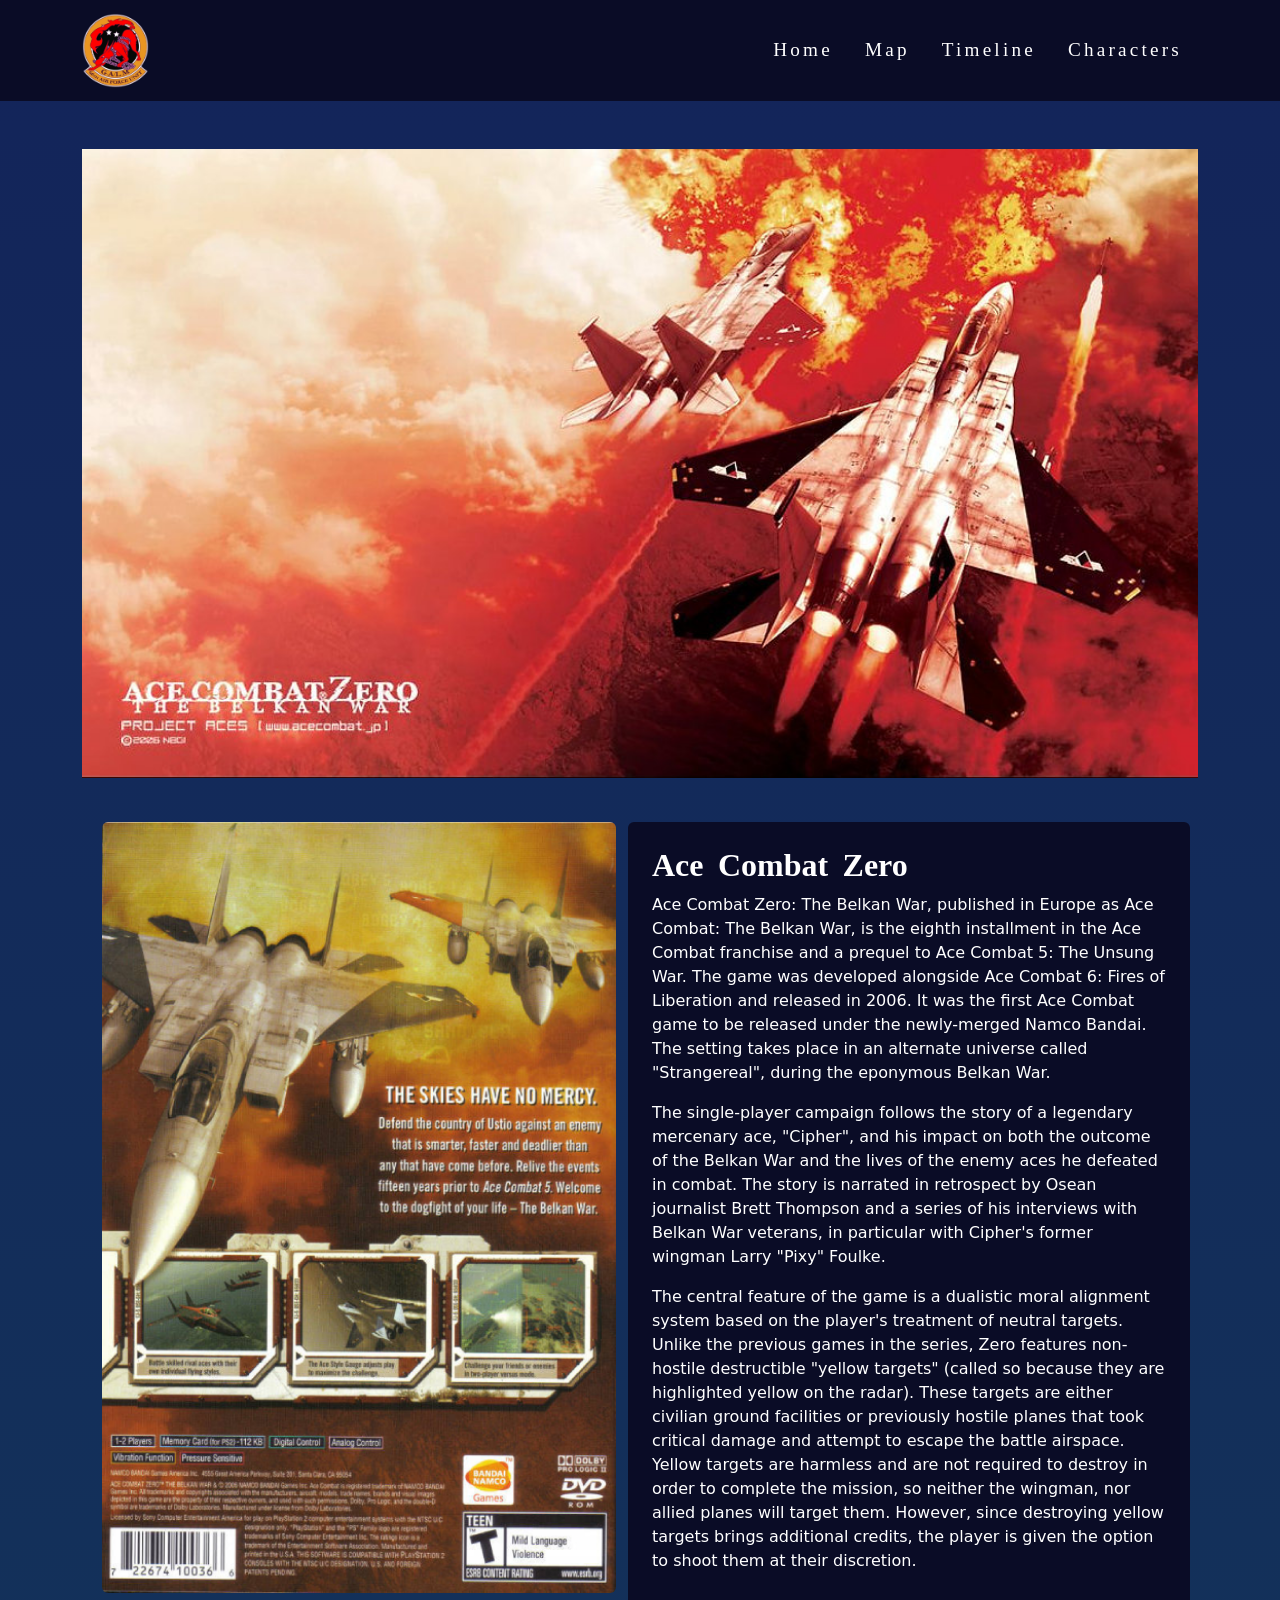
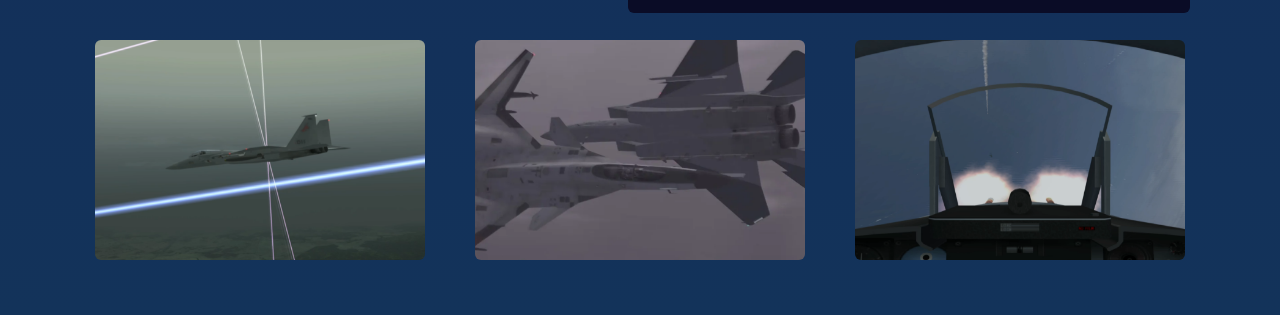
<file: index.html>
<!DOCTYPE html>
<html lang="en">
    <head>
        <meta charset="utf-8">
        <meta name="viewport" content="width=device-width, initial-scale=1.0">
        <title>Homepage</title>
        <link rel="stylesheet" href="styles.css">
        <link rel="stylesheet" href="css/bootstrap.css">
        <script defer src="js/bootstrap.bundle.min.js"></script>

    </head>
    
    <body>

    <!-- Navigation -->
   <nav class="navbar navbar-expand-sm navbar-dark mb-4" style="background-color:#0A0C26;">
    <div class="container">
     <a class="navbar-brand">
        <img src="images/Galm1.webp" alt="Logo" height="75px">
     </a>
      <button class="navbar-toggler" type="button" data-bs-toggle="collapse" data-bs-target="#navbarNav" aria-controls="navbarSupportedContent" aria-expanded="false" aria-label="Toggle navigation">
        <span class="navbar-toggler-icon"></span>
      </button>
      <div class="collapse navbar-collapse" id="navbarNav">
        <ul class="navbar-nav ms-auto">
          <li class="nav-item">
            <a class="nav-link active text-white" href="index.html">Home</a>
          </li>
          <li class="nav-item">
            <a class="nav-link active text-white" href="map.html">Map</a>
          </li>
          <li class="nav-item">
            <a class="nav-link active text-white" href="timeline.html">Timeline</a>
          </li>
          <li class="nav-item">
            <a class="nav-link active text-white" href="characters.html">Characters</a>
          </li>
        </ul>
      </div>
    </div>
  </nav>
        
        <div class="container"> 
        <!-- Banner/Hero -->
            <div class="row mt-3">
                <img class="img-fluid rounded my-4" src="images/Banner.jpg" alt="Ace Combat Zero Cover Art">
            </div>
            
            
                <div class="row mx-2 my-1">
                    <!-- Side Image -->
                    <aside class="col my-3">
                        <img class="img-fluid rounded" src="images/SideImage2.png" alt="Ace Combat Zero Cover Art" width="100%">
                        <!-- <img class="side-image" src="images/SideImage2.png" alt="Ace Combat Zero Cover Art"> -->
                    </aside>
                    
                    <!-- Game Description -->
                    <main class="col-lg my-3 text-white rounded p-4" style="background-color: #0A0C26;">
                            <h2 class="fw-bold">
                            Ace Combat Zero
                            </h2>
                            <p>
                                Ace Combat Zero: The Belkan War, published in Europe as Ace Combat: The Belkan War, is the eighth installment 
                                in the Ace Combat franchise and a prequel to Ace Combat 5: The Unsung War. 
                                The game was developed alongside Ace Combat 6: Fires of Liberation and released in 2006.
                                It was the first Ace Combat game to be released under the newly-merged Namco Bandai. 
                                The setting takes place in an alternate universe called "Strangereal", during the eponymous Belkan War. 
                            </p>
                            
                            <p>
                                The single-player campaign follows the story of a legendary mercenary ace, "Cipher", 
                                and his impact on both the outcome of the Belkan War and the lives of the enemy aces he defeated in combat. 
                                The story is narrated in retrospect by Osean journalist Brett Thompson and a series of his interviews with Belkan War veterans, 
                                in particular with Cipher's former wingman Larry "Pixy" Foulke. 
                            </p>
                            
                            <p>The central feature of the game is a dualistic moral alignment system based on the player's treatment of neutral targets. 
                                Unlike the previous games in the series, Zero features non-hostile destructible "yellow targets" (called so because they 
                                are highlighted yellow on the radar). These targets are either civilian ground facilities or previously hostile planes that 
                                took critical damage and attempt to escape the battle airspace. Yellow targets are harmless and are not required to destroy 
                                in order to complete the mission, so neither the wingman, nor allied planes will target them. However, since destroying yellow 
                                targets brings additional credits, the player is given the option to shoot them at their discretion.
                            </p>
                    </main>
                </div>
           

                <!-- Game screenshots -->
                
                <div class="row mb-5">
                    <div class="col-lg">
                        <button type="button" class="btn" data-bs-toggle="modal" data-bs-target="#ModalScreenshot1">
                            <img class="img-fluid rounded" src="images/Icon1.png" alt="Jet flying through railgun lasers">
                        </button>
                    </div>
                    <div class="col-lg">
                        <button type="button" class="btn" data-bs-toggle="modal" data-bs-target="#ModalScreenshot2">
                            <img class="img-fluid rounded" src="images/Icon2.png" alt="Two jets dueling one another">
                        </button>
                    </div>
                    <div class="col-lg">
                        <button type="button" class="btn" data-bs-toggle="modal" data-bs-target="#ModalScreenshot3">
                            <img class="img-fluid rounded" src="images/Icon3.png" alt="Cockpit view of jet in combat">
                        </button>
                    </div>
                </div>

                <!-- Modal -->

                <div class="modal fade" id="ModalScreenshot1" tabindex="-1" aria-labelledby="ModalScreenshot1Label" aria-hidden="true">
                    <div class="modal-dialog modal-dialog-centered modal-lg">
                        <div class="modal-content bg-transparent">
                            <img class="icon1" src="images/Icon1.png" alt="Jet flying through railgun lasers">
                            <div class="modal-footer">
                                <button type="button" class="btn btn-secondary" data-bs-dismiss="modal">Close</button>
                            </div>
                        </div>
                    </div>
                </div>

                <div class="modal fade" id="ModalScreenshot2" tabindex="-1" aria-labelledby="ModalScreenshot2Label" aria-hidden="true">
                    <div class="modal-dialog modal-dialog-centered modal-lg">
                        <div class="modal-content bg-transparent">
                            <img class="icon2" src="images/Icon2.png" alt="Two jets dueling one another">
                            <div class="modal-footer">
                                <button type="button" class="btn btn-secondary" data-bs-dismiss="modal">Close</button>
                            </div>
                        </div>
                    </div>
                </div>

                 <div class="modal fade" id="ModalScreenshot3" tabindex="-1" aria-labelledby="ModalScreenshot3label" aria-hidden="true">
                    <div class="modal-dialog modal-dialog-centered modal-lg">
                        <div class="modal-content bg-transparent">
                            <img class="icon3" src="images/Icon3.png" alt="Cockpit view of jet in combat">
                            <div class="modal-footer">
                                <button type="button" class="btn btn-secondary" data-bs-dismiss="modal">Close</button>
                            </div>
                        </div>
                    </div>
                </div>               
        </div>
    <script src="https://cdn.jsdelivr.net/npm/bootstrap@5.3.8/dist/js/bootstrap.bundle.min.js" integrity="sha384-FKyoEForCGlyvwx9Hj09JcYn3nv7wiPVlz7YYwJrWVcXK/BmnVDxM+D2scQbITxI" crossorigin="anonymous"></script>
    </body>
</html>
</file>
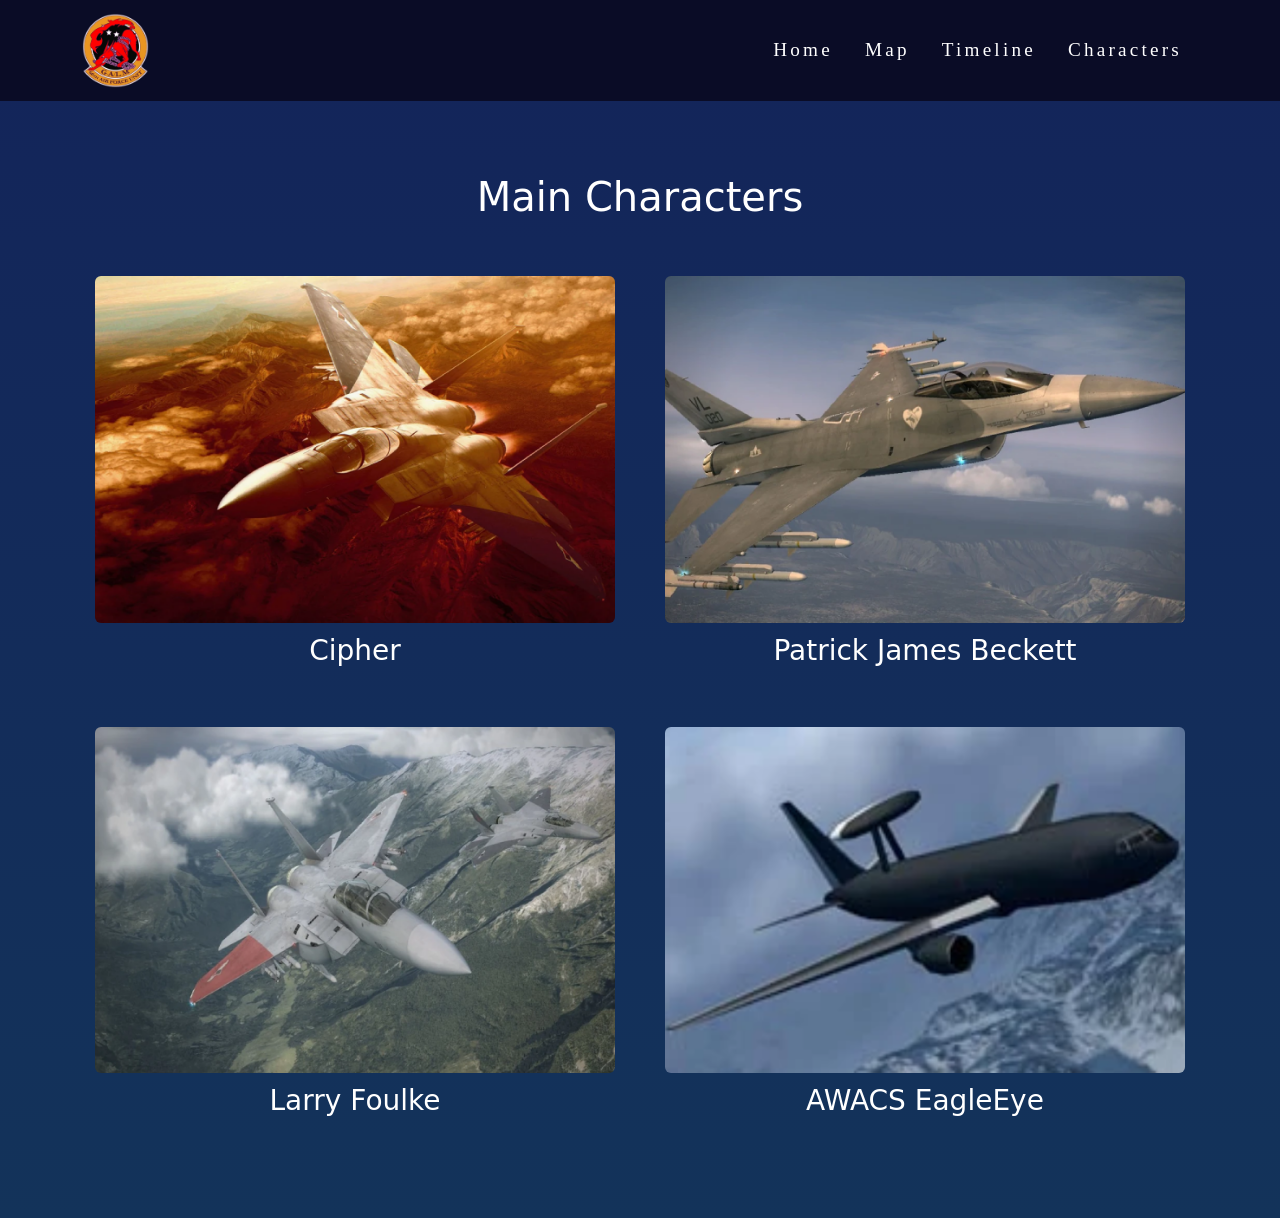
<file: characters.html>
<!DOCTYPE html>
<html lang="en">
    <head>
        <meta charset="utf-8">
        <meta name="viewport" content="width=device-width, initial-scale=1.0">
        <title>Characters</title>
        <link rel="stylesheet" href="styles.css">
        <link rel="stylesheet" href="css/bootstrap.css">
        <script defer src="js/bootstrap.bundle.min.js"></script>
    </head>
    
    <body class="text-white">
        
   <nav class="navbar navbar-expand-sm navbar-dark mb-4" style="background-color:#0A0C26;">
    <div class="container">
     <a class="navbar-brand">
        <img src="images/Galm1.webp" alt="Logo" height="75px">
     </a>
      <button class="navbar-toggler" type="button" data-bs-toggle="collapse" data-bs-target="#navbarNav" aria-controls="navbarSupportedContent" aria-expanded="false" aria-label="Toggle navigation">
        <span class="navbar-toggler-icon"></span>
      </button>
      <div class="collapse navbar-collapse" id="navbarNav">
        <ul class="navbar-nav ms-auto">
          <li class="nav-item">
            <a class="nav-link active text-white" href="index.html">Home</a>
          </li>
          <li class="nav-item">
            <a class="nav-link active text-white" href="map.html">Map</a>
          </li>
          <li class="nav-item">
            <a class="nav-link active text-white" href="timeline.html">Timeline</a>
          </li>
          <li class="nav-item">
            <a class="nav-link active text-white" href="characters.html">Characters</a>
          </li>
        </ul>
      </div>
    </div>
  </nav>

        <div class="container">
       

            <!-- Main Characters Images  -->
 
            <div class="row mb-5 d-flex justify-content-center">
                <h1 class="row justify-content-center my-5">Main Characters</h1>

                <div class="col-lg text-center">
                        <button type="button" class="btn" data-bs-toggle="modal" data-bs-target="#ModalCipher">
                            <img class="img-fluid rounded" src="images/Characters/Cipher.png" alt="Cipher's Jet">
                        </button>
                        <figcaption class="fs-3 fw-medium mb-5">Cipher</figcaption>
                
                        <button type="button" class="btn" data-bs-toggle="modal" data-bs-target="#ModalLarry">
                            <img class="img-fluid rounded" src="images/Characters/Larry.png" alt="Larry Foulke Portrait">
                        </button>
                        <figcaption class="fs-3 fw-medium mb-5">Larry Foulke</figcaption>
                </div>

                <div class="col-lg text-center">
                        <button type="button" class="btn" data-bs-toggle="modal" data-bs-target="#ModalPJ">
                            <img class="img-fluid rounded" src="images/Characters/PJ.png" alt="PJ's Jet">
                        </button>
                        <figcaption class="fs-3 fw-medium mb-5">Patrick James Beckett</figcaption>
                    
                        <button type="button" class="btn" data-bs-toggle="modal" data-bs-target="#ModalEagle">
                            <img class="img-fluid rounded" src="images/Characters/EagleEye.png" alt="Eagle Eye's AWACS Plane">
                        </button>
                        <figcaption class="fs-3 fw-medium mb-5">AWACS EagleEye</figcaption>
                </div>
            </div>

                
                <div class="modal fade" id="ModalCipher" tabindex="-1" aria-labelledby="ModalCipherLabel" aria-hidden="true">
                    <div class="modal-dialog modal-dialog-centered modal-lg">
                        <div class="modal-content">
                            <div class="modal-body">
                            <p>Cipher was a mercenary pilot employed by the Ustio Air Force's 6th Air Division. 
                                He was the flight leader of Galm Team and primarily led the squadron during the Belkan War of 1995.
                                Cipher is the player character in Ace Combat Zero: The Belkan War. His signature aircraft is the F-15C Eagle.
                            </p>
                            <p>
                                Cipher is well known for having an extraordinarily high number of kills, 
                                which earned him the nickname "Demon Lord of the Round Table".
                            </p>
                            <figure class="text-center">
                                <img class="img-fluid" src="images/Characters/Cipher2.webp" alt="Cipher's Jet dodging a missle">
                            </figure>
                            </div>
                            <div class="modal-footer">
                                <button type="button" class="btn btn-secondary" data-bs-dismiss="modal">
                                    Close
                                </button>
                            </div>
                        </div>
                    </div>
                </div>

                <div class="modal fade" id="ModalLarry" tabindex="-1" aria-labelledby="ModalLarryLabel" aria-hidden="true">
                    <div class="modal-dialog modal-dialog-centered modal-lg">
                        <div class="modal-content">
                            <div class="modal-body">
                                <p>
                                    Second Lieutenant Larry Foulke, callsign Pixy and nicknamed "Solo Wing", 
                                    was a Belkan mercenary pilot employed by Ustio during the Belkan War. He is best
                                     known for his service as Galm Team's number two and later as a member of the paramilitary 
                                     terrorist organization A World With No Boundaries.
                                </p>
                                <p>
                                    Foulke was an experienced pilot whose skills were well known among his fellow mercenaries. 
                                    He was deeply affected by the ravages inflicted on both sides during the war; 
                                    after witnessing the seven nuclear detonations on June 6, 1995, he went AWOL and 
                                    defected to A World With No Boundaries.
                                </p>
                                <p>
                                    Foulke was shot down over the Avalon Dam facility during his final encounter with his former wingman 
                                    and flight leader, Cipher. Although injured, he survived the confrontation and later 
                                    returned to mercenary service on battlefields around the world.
                                </p>
                            <figure class="text-center">
                                <img class="img-fluid" src="images/Characters/Larry2.webp" alt="Larry holding a rifle">
                            </figure>
                            </div>
                            <div class="modal-footer">
                                <button type="button" class="btn btn-secondary" data-bs-dismiss="modal">
                                    Close
                                </button>
                            </div>
                        </div>
                    </div>
                </div>

                <div class="modal fade" id="ModalPJ" tabindex="-1" aria-labelledby="ModalPJLabel" aria-hidden="true">
                    <div class="modal-dialog modal-dialog-centered modal-lg">
                        <div class="modal-content">
                            <div class="modal-body">
                            <p>Second Lieutenant Patrick James Beckett, TAC name and common nickname PJ, was an Osean mercenary pilot 
                            who served in the Belkan War. He was originally assigned to the Ustio Air Force 6th Air Division's Crow Team; 
                            however, following Operation Ravage, he was officially transferred to the Galm Team.As part of Galm Team, 
                            PJ flew under the position of "Galm 2" with Cipher as his flight lead.</p> 
                            <p>He was killed by Larry Foulke on December 31, 1995 over the Avalon 
                            Dam during Operation Point Blank.</p>
                            <figure class="text-center">    
                                <img class="img-fluid" src="images/Characters/PJ2.png" alt="PJ's F-16">
                            </figure>
                            </div>
                            <div class="modal-footer">
                                <button type="button" class="btn btn-secondary" data-bs-dismiss="modal">
                                    Close
                                </button>
                            </div>
                        </div>
                    </div>
                </div>

                <div class="modal fade" id="ModalEagle" tabindex="-1" aria-labelledby="ModalEagleLabel" aria-hidden="true">
                    <div class="modal-dialog modal-dialog-centered modal-lg">
                        <div class="modal-content">
                            <div class="modal-body">
                                <p>
                                    AWACS Eagle Eye was the callsign of an Ustio Air Force AWACS during and after the Belkan War. 
                                    As an AWACS, Eagle Eye's primary role was providing tactical data analysis and logistical support to other Ustian aircraft. 
                                    Throughout the war, he accompanied and supported units of the UAF's mercenary division, in particular Galm Team.
                                </p>
                                <p>
                                    Eagle Eye's tactical support for Galm Team, in particular for the pilot Cipher, contributed to the end of the Belkan War and for
                                    Cipher's high kill count. 
                                </p>
                            <figure class="text-center">
                                <img class="img-fluid" src="images/Characters/EagleEye2.png" alt="AWACS EagleEye">
                            </figure>
                            </div>
                            <div class="modal-footer">
                                <button type="button" class="btn btn-secondary" data-bs-dismiss="modal">
                                    Close
                                </button>
                            </div>
                        </div>
                    </div>
                </div>



        </div>         
    </body>
</html>
</file>
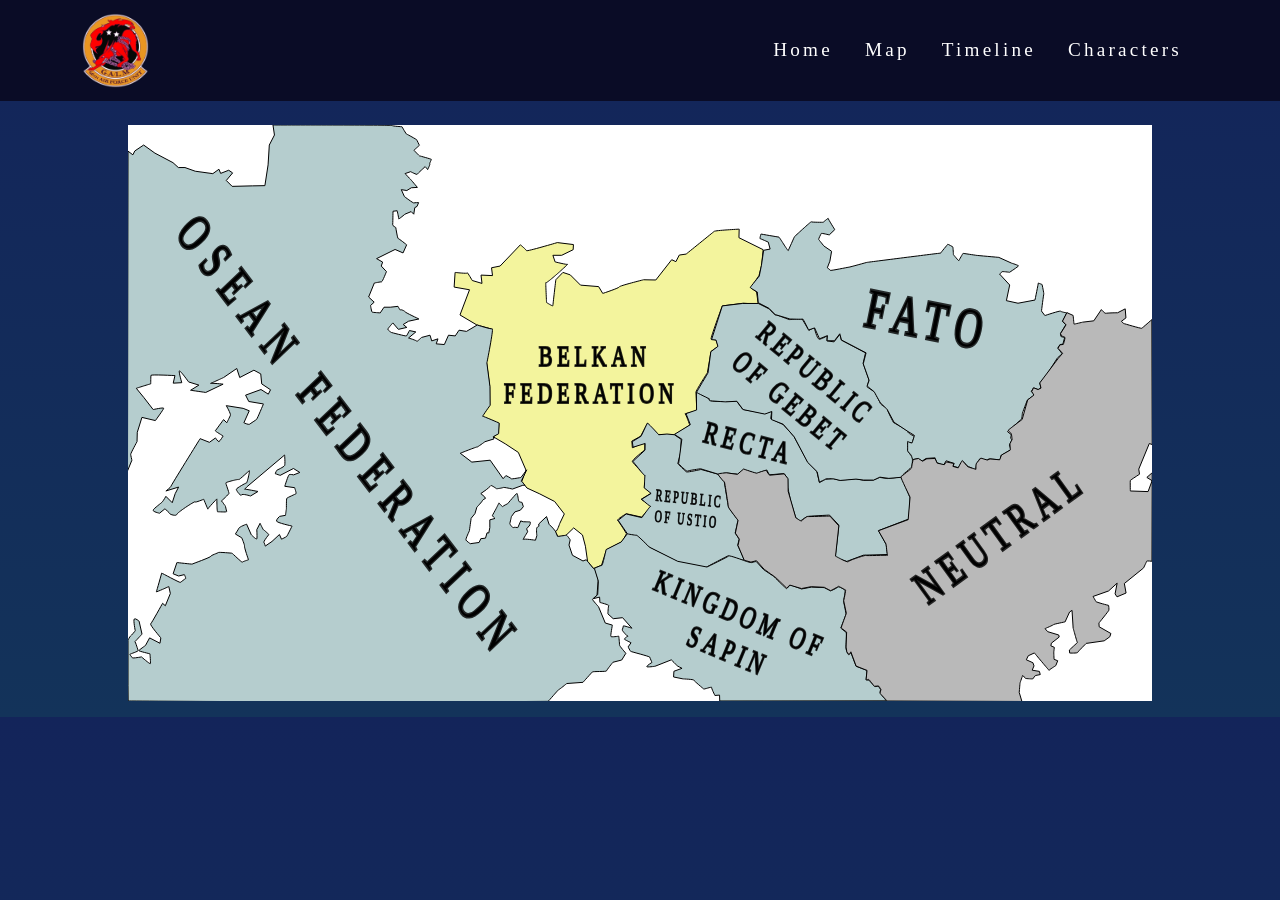
<file: map.html>
<!DOCTYPE html>
<html lang="en">
    <head>
        <meta charset="utf-8">
        <meta name="viewport" content="width=device-width, initial-scale=1.0">
        <title>Map</title>
        <link rel="stylesheet" href="styles.css">
        <link rel="stylesheet" href="css/bootstrap.css">
        <script defer src="js/bootstrap.bundle.min.js"></script>
    </head>
    
    <body class="text-white">
        
   <nav class="navbar navbar-expand-sm navbar-dark mb-4" style="background-color:#0A0C26;">
    <div class="container">
     <a class="navbar-brand">
        <img src="images/Galm1.webp" alt="Logo" height="75px">
     </a>
      <button class="navbar-toggler" type="button" data-bs-toggle="collapse" data-bs-target="#navbarNav" aria-controls="navbarSupportedContent" aria-expanded="false" aria-label="Toggle navigation">
        <span class="navbar-toggler-icon"></span>
      </button>
      <div class="collapse navbar-collapse" id="navbarNav">
        <ul class="navbar-nav ms-auto">
          <li class="nav-item">
            <a class="nav-link active text-white" href="index.html">Home</a>
          </li>
          <li class="nav-item">
            <a class="nav-link active text-white" href="map.html">Map</a>
          </li>
          <li class="nav-item">
            <a class="nav-link active text-white" href="timeline.html">Timeline</a>
          </li>
          <li class="nav-item">
            <a class="nav-link active text-white" href="characters.html">Characters</a>
          </li>
        </ul>
      </div>
    </div>
  </nav>
        
        <div class="container">
  

            <main class="container">
                <div class="row text-center">
                    <figure>
                        <img class="img-fluid" src="images/BelkanWarMap.svg" usemap="#MapTest">
                    </figure>
                    <!-- Interactable Map Coords -->
                    <map name="MapTest">
                         <!-- Belka -->
                        <area shape="poly" data-bs-toggle="modal" data-bs-target="#BelkaModal" 
                        coords="460,435,467,444,473,439,479,423,499,409,488,396,499,391,512,391,522,382,512,374,522,370,516,363,516,354,505,340,517,323,505,321,504,314,516,310,519,298,531,307,544,310,560,299,556,287,568,285,569,267,583,226,589,216,593,180,630,178,623,161,634,126,612,113,612,103,549,135,472,168,439,150,425,181,416,177,417,159,437,139,428,138,426,128,443,123,428,118,394,123,368,142,353,153,327,147,323,160,339,165,332,187,364,203,363,278,355,287,372,296,367,311,391,329,396,343,396,360,427,376,436,391,427,403,440,411,447,405,456,411,459,425" 
                        title="Belka" href="">
                        <!-- Osea -->
                        <area shape="poly" data-bs-toggle="modal" data-bs-target="#OseaModal" 
                        coords="344,199,364,206,364,279,355,293,372,299,367,309,388,329,396,349,397,360,428,378,435,387,428,403,440,409,459,435,468,451,466,471,484,500,494,529,422,575,0,575,2,513,150,392,151,338,48,391,24,386,125,286,112,255,64,263,23,255,35,283,3,343,3,28,104,50,136,59,148,1,270,1,300,35,245,185,291,196,316,208,333,205" 
                        title="Osea" href="">
                        <!-- FATO -->
                        <area shape="poly" data-bs-toggle="modal" data-bs-target="#FATOModal" 
                        coords="634,109,655,116,660,126,676,98,702,97,694,113,704,123,702,143,802,130,822,120,831,137,872,133,891,143,878,154,880,174,906,174,912,160,917,187,936,187,935,227,897,281,882,323,852,333,830,342,784,335,787,309,767,298,752,278,739,264,735,242,736,227,712,211,700,216,674,195,647,189,631,179,622,163,632,151,634,126" 
                        title="FATO" href="">
                         <!-- Gebet -->
                        <area shape="poly" data-bs-toggle="modal" data-bs-target="#GebetModal" 
                        coords="627,176,645,188,663,194,675,193,681,203,689,212,704,216,710,209,719,219,738,228,735,236,739,257,750,275,762,297,783,310,778,318,783,332,773,350,751,354,715,354,691,357,688,346,677,336,655,300,643,292,643,285,630,287,615,283,608,274,582,275,567,266,579,246,582,226,590,221,582,212,592,181,611,177" 
                        title="Gebet" href="">
                         <!-- Recta -->
                        <area shape="poly" data-bs-toggle="modal" data-bs-target="#RectaModal" 
                        coords="567,268,567,285,556,289,556,299,544,308,553,315,550,333,559,348,586,347,607,348,617,343,629,346,637,344,653,348,661,372,670,396,701,389,710,398,706,427,720,437,737,431,761,429,752,405,778,391,780,373,772,353,742,355,719,354,693,356,682,342,665,315,655,297,644,294,614,283,581,274" 
                        title="Recta" href="">
                         <!-- Ustio -->
                        <area shape="poly" data-bs-toggle="modal" data-bs-target="#UstioModal" 
                        coords="549,339,558,346,570,343,590,348,596,360,602,388,607,408,614,434,596,431,580,442,548,436,521,422,506,409,498,407,490,395,498,388,510,392,523,383,512,375,524,367,516,362,514,349,506,338,516,325,515,318,503,320,516,300,530,307,546,309,553,314,552,325" 
                        title="Ustio" href="">
                         <!-- Sapin -->
                        <area shape="poly" data-bs-toggle="modal" data-bs-target="#SapinModal" 
                        coords="498,409,490,418,477,420,472,439,467,469,472,475,481,480,480,489,493,492,500,503,498,515,509,526,522,535,521,541,542,536,550,542,545,551,563,553,576,562,584,561,592,575,757,575,750,562,739,554,727,538,718,524,711,504,718,489,713,472,718,463,708,460,701,461,671,460,658,460,642,449,626,434,616,434,601,430,579,440,548,436,519,421,509,410" 
                        title="Sapin" href="">
                         <!-- Neutral -->
                        <area shape="poly" data-bs-toggle="modal" data-bs-target="#NeutralModal" 
                        coords="" 
                        title="Neutral" href="">

                    </map>
                </div>
            </main>


            <!-- Belka Modal -->
            <div class="modal fade" id="BelkaModal" tabindex="-1" aria-labelledby="BelkaModalLabel" aria-hidden="true">
                <div class="modal-dialog" >
                    <div class="modal-content" style="background-color: #F0EAD6;">
                    <div class="modal-header">
                        <h1 class="modal-title fs-5" id="BelkaModal">Belkan Federation</h1>
                        <button type="button" class="btn-close" data-bs-dismiss="modal" aria-label="Close"></button>
                    </div>
                    <div class="modal-body">
                        <p>The Belkan Federation is a major country on the Osean continent. 
                            The nation is best known for it's military history and for being one of the
                            first countries to use aircraft in warfare. 
                        </p>
                        <p>
                            During the 1980's, Belka focused it's industry on creating
                            experimantal weapons of mass destruction. This increased military spending, along with a failed economic
                            joint venture with the Osean Federation, lead to an economic recession by 1987. Belka would then either sell
                            territories to their neighbors, or allow them to secede. 
                        </p>
                        <p>
                            In an attempt to reclaim their territory and resources, Belka would declare war on all it's neighbors on March 1995,
                            starting the Belkan War.
                        </p>
                        <img class="img-fluid" src="images/Flags/BelkanFlag.webp">
                    </div>
                    <div class="modal-footer">
                        <button type="button" class="btn btn-secondary" data-bs-dismiss="modal">Close</button>
                    </div>
                    </div>
                </div>
            </div>

            <!-- Osea Modal -->
            <div class="modal fade" id="OseaModal" tabindex="-1" aria-labelledby="OseaModalLabel" aria-hidden="true">
                <div class="modal-dialog">
                    <div class="modal-content" style="background-color: #F0EAD6;">
                    <div class="modal-header ">
                        <h1 class="modal-title fs-5" id="BelkaModal">Osean Federation</h1>
                        <button type="button" class="btn-close" data-bs-dismiss="modal" aria-label="Close"></button>
                    </div>
                    <div class="modal-body">
                        <p>
                            The Osean Federation is one of the largest nations on the continent of Osea. It is a highly developed international superpower. 
                        </p>
                        <p>
                            During the 1980's and 90's, the Osean Federation would take advantage of Belka's ongoing economic crisis. 
                            They supported the seccession of Belka's eastern territories, and began to purchase Belka's western
                            territories.
                        </p>
                         <p>
                            In 1995, Belka declared war on all it's neighbors, including the Osean Federation. In response, The Osean Federation 
                            created the Allied Forces, an alliance of different countries that were against Belka. 
                        </p>
                        <img src="images/Flags/OseaFlag.webp" style="inline-size: 100%;">
                    </div>
                    <div class="modal-footer">
                        <button type="button" class="btn btn-secondary" data-bs-dismiss="modal">Close</button>
                    </div>
                    </div>
                </div>
            </div>

            <!-- FATO Modal -->
            <div class="modal fade" id="FATOModal" tabindex="-1" aria-labelledby="FATOModalLabel" aria-hidden="true">
                <div class="modal-dialog">
                    <div class="modal-content" style="background-color: #F0EAD6;">
                    <div class="modal-header">
                        <h1 class="modal-title fs-5" id="FATOModal">FATO</h1>
                        <button type="button" class="btn-close" data-bs-dismiss="modal" aria-label="Close"></button>
                    </div>
                    <div class="modal-body">
                        <p>
                            FATO is a small federal state in the Northeastern portion of the Osean continent. They purchased a small part of 
                            Belkan territory during Belka's economic crisis.
                        </p>
                        <p>
                            In 1995, the federal state was invaded and occupied by Belka during Belka's attempt to retake lost territory. 
                            FATO's airforce was defeated by Belka's elite Indigo Squadron. During Belka's invasion, Indigo Squadron's leader, 
                            Dimitri Heinreich, was able to shoot down nine FATO fighters within five minutes of combat.
                        </p>
                        <p>
                            FATO was eventually liberated by the rest of the Allied Forces. 
                        </p>
                    </div>
                    <div class="modal-footer">
                        <button type="button" class="btn btn-secondary" data-bs-dismiss="modal">Close</button>
                    </div>
                    </div>
                </div>
            </div>
 
            <!-- Gebet Modal -->
            <div class="modal fade" id="GebetModal" tabindex="-1" aria-labelledby="GebetModalLabel" aria-hidden="true">
                <div class="modal-dialog">
                    <div class="modal-content" style="background-color: #F0EAD6;">
                    <div class="modal-header">
                        <h1 class="modal-title fs-5" id="FATOModal">Gebet</h1>
                        <button type="button" class="btn-close" data-bs-dismiss="modal" aria-label="Close"></button>
                    </div>
                    <div class="modal-body">
                        <p>
                            Gebet is a small country on the Eastern side of the continent of Osea.
                        </p>
                        <p>
                             Formerly a Belkan territory, they became independent during Belka's economic crisis 
                             when Belka sold it's territories in an attempt to save their economy.
                        </p>
                        <p>
                            They were invaded by Belka in 1995 during Belka's attempt to retake their lost territory, causing
                            Gebet to join the Allied Forces. 
                        </p>
                    </div>
                    <div class="modal-footer">
                        <button type="button" class="btn btn-secondary" data-bs-dismiss="modal">Close</button>
                    </div>
                    </div>
                </div>
            </div>

            <!-- Recta Modal -->
            <div class="modal fade" id="RectaModal" tabindex="-1" aria-labelledby="RectaModalLabel" aria-hidden="true">
                <div class="modal-dialog">
                    <div class="modal-content" style="background-color: #F0EAD6;">
                    <div class="modal-header">
                        <h1 class="modal-title fs-5" id="FATOModal">Recta</h1>
                        <button type="button" class="btn-close" data-bs-dismiss="modal" aria-label="Close"></button>
                    </div>
                    <div class="modal-body">
                        <p>
                        Recta is a landlocked country located in eastern Osea. In the 1960's, Recta was invaded and annexed by the Belkan Federation.
                        <p>
                        In the 1970's, Recta attempted to revolt against it's occupiers. At first, Recta fought Belka into a stalemate, until eventually Recta was defeated
                        by an elite Belkan air force squadron, Silber Team.
                        </p>
                        </p>
                        <p>
                        In the 1980's, Belka faced an economic crisis. During this crisis, Recta was able to secede and become an independent nation again.
                        </p>
                        <p>
                        Eventually, Belka would declare war on all it's neighbors in an attempt to take back lost territory.
                        </p>
            
                    </div>
                    <div class="modal-footer">
                        <button type="button" class="btn btn-secondary" data-bs-dismiss="modal">Close</button>
                    </div>
                    </div>
                </div>
            </div>

            <!-- Ustio Modal -->
            <div class="modal fade" id="UstioModal" tabindex="-1" aria-labelledby="UstioModalLabel" aria-hidden="true">
                <div class="modal-dialog">
                    <div class="modal-content" style="background-color: #F0EAD6;">
                    <div class="modal-header">
                        <h1 class="modal-title fs-5" id="FATOModal">Ustio</h1>
                        <button type="button" class="btn-close" data-bs-dismiss="modal" aria-label="Close"></button>
                    </div>
                    <div class="modal-body">
                        <p>
                            The Republic of Ustio is a small landlocked nation that was formerly a part of the Belkan Federation.
                            Most of the country is made up of farmland, remote towns, and a few mountain ranges.
                            It seceded from Belka during Belka's economic crisis, declaring independence in 1988. 
                        </p>
                        <p>
                            Belka would attempt to conquer it's lost territory, declaring war on all it's neighbors in 1995. 
                            Ustio would end up being occupied by Belka, until the Allied Forces and hired mercenaries were
                            able to liberate the country. 
                        </p>
                        <img class="img-fluid" src="images/Flags/UstioFlag.webp">
                    </div>
                    <div class="modal-footer">
                        <button type="button" class="btn btn-secondary" data-bs-dismiss="modal">Close</button>
                    </div>
                    </div>
                </div>
            </div>

            <!-- Sapin Modal -->
            <div class="modal fade" id="SapinModal" tabindex="-1" aria-labelledby="SapinModalLabel" aria-hidden="true">
                <div class="modal-dialog">
                    <div class="modal-content" style="background-color: #F0EAD6;">
                    <div class="modal-header">
                        <h1 class="modal-title fs-5" id="FATOModal">Sapin</h1>
                        <button type="button" class="btn-close" data-bs-dismiss="modal" aria-label="Close"></button>
                    </div>
                    <div class="modal-body">
                        <p>The Kingdom of Sapin is a country in the eastern parts of the continent, Osea. 
                            During Belka's economic crisis, they would aqquire a portion of Belka's southern territories. 
                        </p>
                        <p>
                            In March 1995, Belka would declare war on all it's neighbors in an attempt to regain their territory.
                            The kingdom joined the Allied Forces, and was able to fight back against Belka's invasion. 
                        </p>
                        <img class="img-fluid" src="images/Flags/SapinFlag.webp" style="inline-size: 100%;">
                    </div>
                    <div class="modal-footer">
                        <button type="button" class="btn btn-secondary" data-bs-dismiss="modal">Close</button>
                    </div>
                    </div>
                </div>
            </div>


       
        </div>
            
    </body>
</html>
</file>
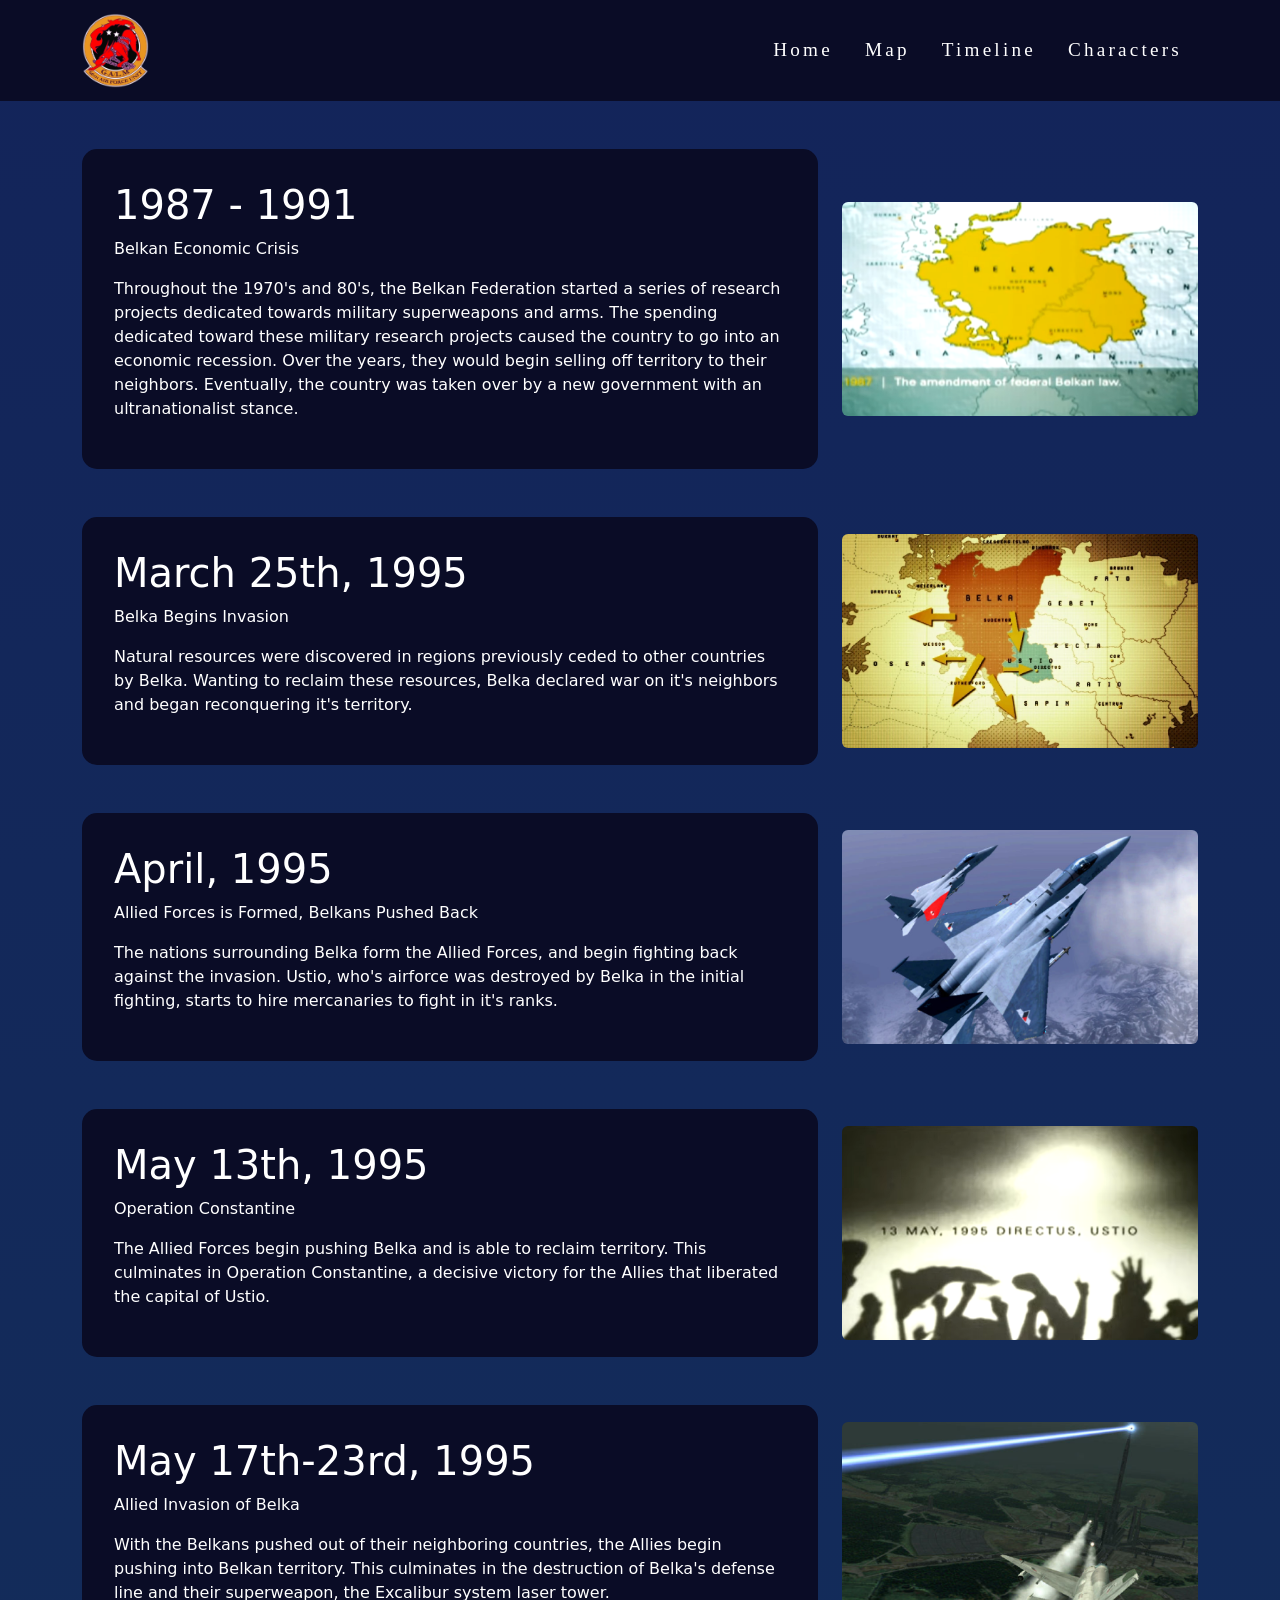
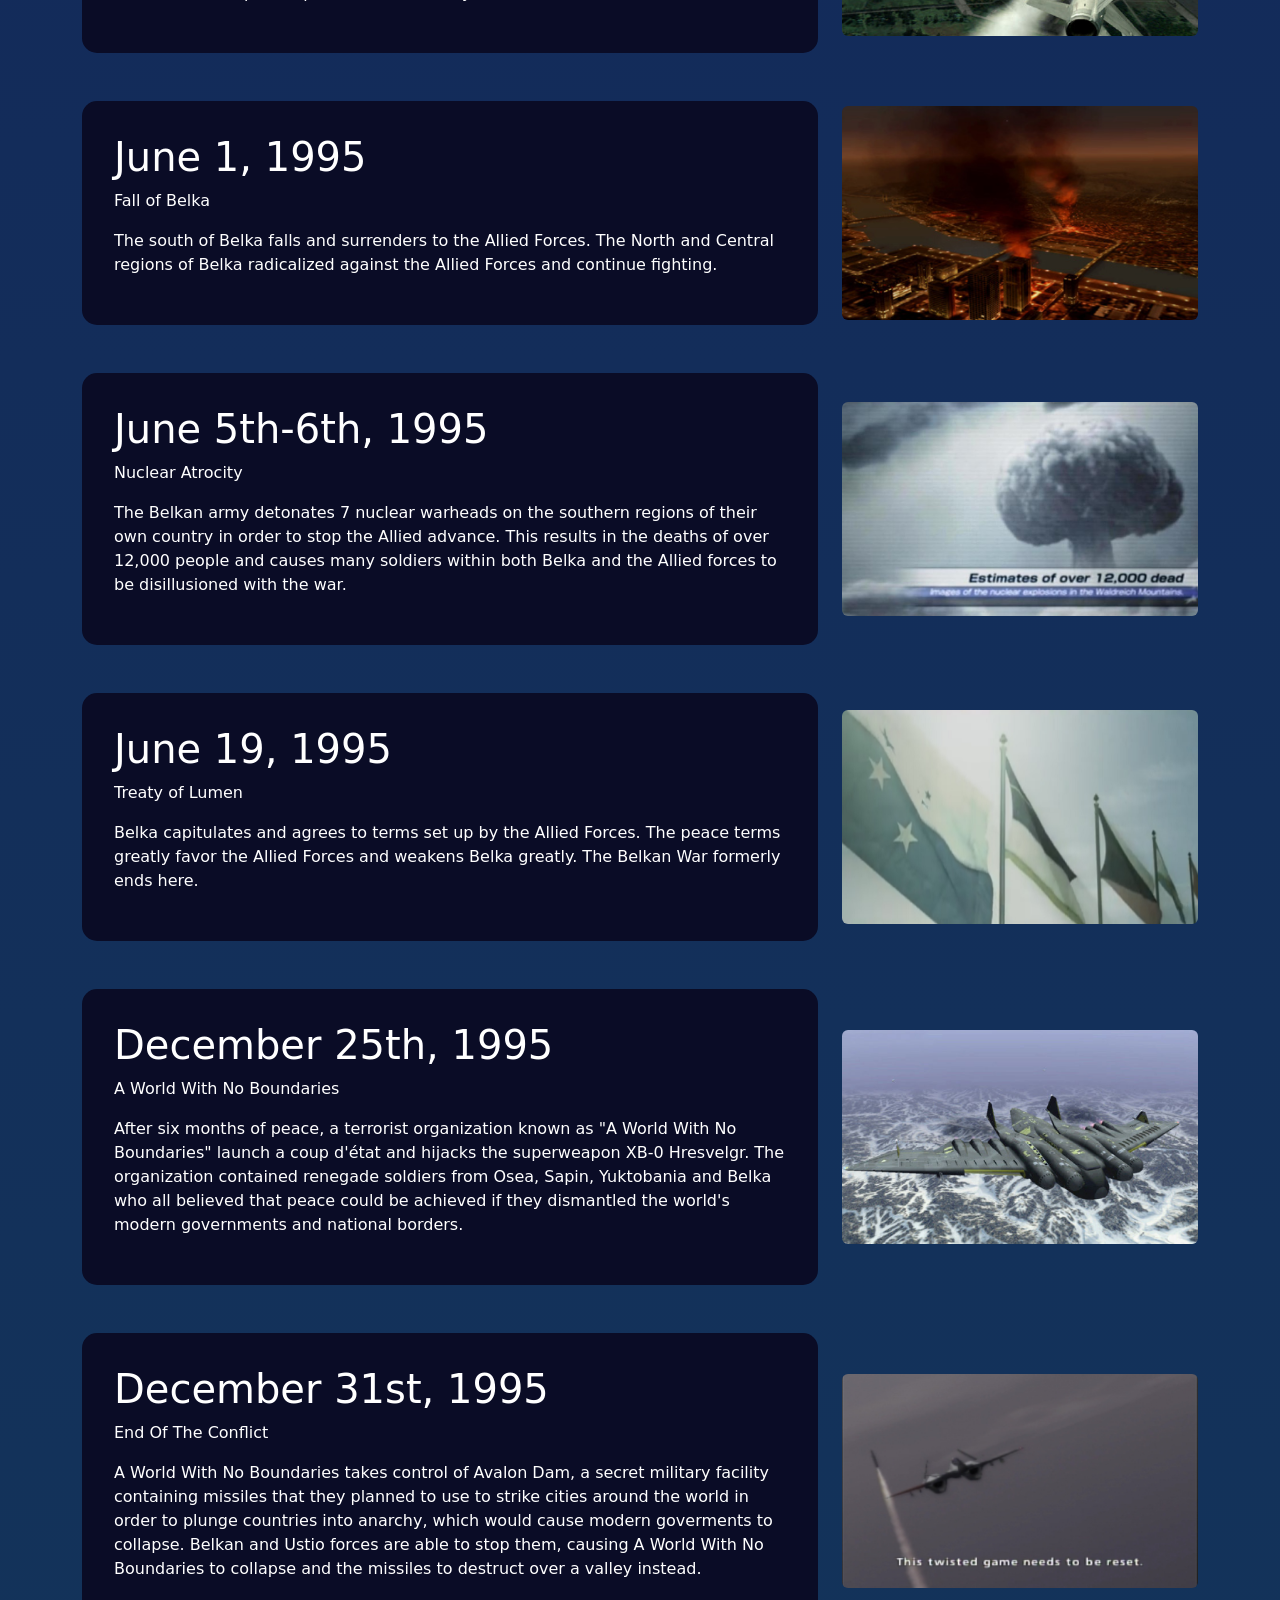
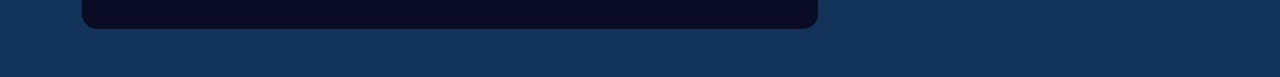
<file: timeline.html>
<!DOCTYPE html>
<html lang="en">
    <head>
        <meta charset="utf-8">
        <meta name="viewport" content="width=device-width, initial-scale=1.0">
        <title>Timeline</title>
        <link rel="stylesheet" href="styles.css">
        <link rel="stylesheet" href="css/bootstrap.css">
        <script defer src="js/bootstrap.bundle.min.js"></script>
    </head>
    
    <body class="text-white">
        
    <!-- navigation -->
   <nav class="navbar navbar-expand-sm navbar-dark mb-4" style="background-color:#0A0C26;">
    <div class="container">
     <a class="navbar-brand">
        <img src="images/Galm1.webp" alt="Logo" height="75px">
     </a>
      <button class="navbar-toggler" type="button" data-bs-toggle="collapse" data-bs-target="#navbarNav" aria-controls="navbarSupportedContent" aria-expanded="false" aria-label="Toggle navigation">
        <span class="navbar-toggler-icon"></span>
      </button>
      <div class="collapse navbar-collapse" id="navbarNav">
        <ul class="navbar-nav ms-auto">
          <li class="nav-item">
            <a class="nav-link active text-white" href="index.html">Home</a>
          </li>
          <li class="nav-item">
            <a class="nav-link active text-white" href="map.html">Map</a>
          </li>
          <li class="nav-item">
            <a class="nav-link active text-white" href="timeline.html">Timeline</a>
          </li>
          <li class="nav-item">
            <a class="nav-link active text-white" href="characters.html">Characters</a>
          </li>
        </ul>
      </div>
    </div>
  </nav>

        <div class="container">
            

            <!-- Timeline Events  -->
 
            <div class="row my-5">
                <div class="col-lg-8" >
                    <article class="event-summary">
                        <h1>1987 - 1991</h1>
                        <p class="">Belkan Economic Crisis</p>
                        <p>Throughout the 1970's and 80's, the Belkan Federation started a series of research projects dedicated towards
                            military superweapons and arms. The spending dedicated toward these military research projects caused the country
                            to go into an economic recession. Over the years, they would begin selling off territory to their neighbors.
                            Eventually, the country was taken over by a new government with an ultranationalist stance. 
                        </p>
                    </article>
                </div>
                <div class="col d-flex flex-column justify-content-center">
                    <img class="rounded img-fluid" src="images/Timeline/BelkanCrisis.png" alt="Map of Belka">
                </div>
            </div>

            <div class="row my-5">
                <div class="col-lg-8" >
                    <article class="event-summary">
                        <h1>March 25th, 1995</h1>
                        <p>Belka Begins Invasion</p>
                        <p>Natural resources were discovered in regions previously ceded to other countries by Belka. Wanting to reclaim
                            these resources, Belka declared war on it's neighbors and began reconquering it's territory. 
                        </p>
                    </article>
                </div>
                <div class="col d-flex flex-column justify-content-center">
                    <img class="rounded img-fluid" src="images/Timeline/BelkaInvasion.png" alt="Map of Belka invading neighboring countries">
                </div>
            </div>

            <div class="row my-5">
                <div class="col-lg-8" >
                    <article class="event-summary">
                        <h1>April, 1995</h1>
                        <p>Allied Forces is Formed, Belkans Pushed Back</p>
                        <p>The nations surrounding Belka form the Allied Forces, and begin fighting back against the invasion. 
                            Ustio, who's airforce was destroyed by Belka in the initial fighting, starts to hire 
                            mercanaries to fight in it's ranks. 
                        </p>
                    </article>
                </div>
                <div class="col d-flex flex-column justify-content-center">
                    <img class="rounded img-fluid" src="images/Timeline/Mercs.png" alt="Mercenary air planes flying">
                </div>
            </div>

            <div class="row my-5">
                <div class="col-lg-8" >
                    <article class="event-summary">
                        <h1>May 13th, 1995</h1>
                        <p>Operation Constantine</p>
                        <p>The Allied Forces begin pushing Belka and is able to reclaim territory. This culminates in Operation Constantine, 
                            a decisive victory for the Allies that liberated the capital of Ustio. 
                        </p>
                    </article>
                </div>
                <div class="col d-flex flex-column justify-content-center">
                    <img class="rounded img-fluid" src="images/Timeline/Liberation.png" alt="People cheering">
                </div>
            </div>

            <div class="row my-5">
                <div class="col-lg-8" >
                    <article class="event-summary">
                        <h1>May 17th-23rd, 1995</h1>
                        <p>Allied Invasion of Belka</p>
                        <p>With the Belkans pushed out of their neighboring countries, the Allies begin pushing into Belkan territory.
                            This culminates in the destruction of Belka's defense line and their superweapon, the Excalibur system laser tower.
                        </p>
                    </article>
                </div>
                <div class="col d-flex flex-column justify-content-center">
                    <img class="rounded img-fluid" src="images/Timeline/Excalibur.png" alt="Plane firing at tower, tower is firing lasers">
                </div>
            </div>

            <div class="row my-5">
                <div class="col-lg-8" >
                    <article class="event-summary">
                        <h1>June 1, 1995</h1>
                        <p>Fall of Belka</p>
                        <p>The south of Belka falls and surrenders to the Allied Forces. The North and Central regions of Belka 
                            radicalized against the Allied Forces and continue fighting. 
                        </p>
                    </article>
                </div>
                <div class="col d-flex flex-column justify-content-center">
                    <img class="rounded img-fluid" src="images/Timeline/BelkaFalls.png" alt="City burning and in ruins">
                </div>
            </div>

            <div class="row my-5">
                <div class="col-lg-8" >
                    <article class="event-summary">
                        <h1>June 5th-6th, 1995</h1>
                        <p>Nuclear Atrocity</p>
                        <p>The Belkan army detonates 7 nuclear warheads on the southern regions of their own country in 
                            order to stop the Allied advance. This results in the deaths of over 12,000 people and causes many soldiers within
                            both Belka and the Allied forces to be disillusioned with the war.
                        </p>
                    </article>
                </div>
                <div class="col d-flex flex-column justify-content-center">
                    <img class="rounded img-fluid" src="images/Timeline/BelkaNuked.png" alt="Mushroom cloud from nuclear explosion">
                </div>
            </div>

            <div class="row my-5">
                <div class="col-lg-8" >
                    <article class="event-summary">
                        <h1>June 19, 1995</h1>
                        <p>Treaty of Lumen</p>
                        <p>Belka capitulates and agrees to terms set up by the Allied Forces. The peace terms greatly favor the Allied Forces
                            and weakens Belka greatly. The Belkan War formerly ends here.
                        </p>
                    </article>
                </div>
                <div class="col d-flex flex-column justify-content-center">
                    <img class="rounded img-fluid" src="images/Timeline/Lumen.png" alt="Flags of countries next to one another">
                </div>
            </div>

            <div class="row my-5">
                <div class="col-lg-8" >
                    <article class="event-summary">
                        <h1>December 25th, 1995</h1>
                        <p>A World With No Boundaries</p>
                        <p>After six months of peace, a terrorist organization known as "A World With No Boundaries" launch a coup d'état
                            and hijacks the superweapon XB-0 Hresvelgr. The organization contained renegade soldiers from 
                            Osea, Sapin, Yuktobania and Belka who all believed that peace could be achieved if they dismantled the world's modern
                            governments and national borders. 
                        </p>
                    </article>
                </div>
                <div class="col d-flex flex-column justify-content-center">
                    <img class="rounded img-fluid" src="images/Timeline/Superweapon.png" alt="Large futuristic airship flying">
                </div>
            </div>

            <div class="row my-5">
                <div class="col-lg-8" >
                    <article class="event-summary">
                        <h1>December 31st, 1995</h1>
                        <p>End Of The Conflict</p>
                        <p>A World With No Boundaries takes control of Avalon Dam, a secret military facility containing missiles that they
                            planned to use to strike cities around the world in order to plunge countries into anarchy, which would
                            cause modern goverments to collapse. Belkan and Ustio forces are able to stop them, causing A World With No Boundaries
                            to collapse and the missiles to destruct over a valley instead. 
                        </p>
                    </article>
                </div>
                <div class="col d-flex flex-column justify-content-center">
                    <img class="rounded img-fluid" src="images/Timeline/Avalon.png" alt="Jet flying in air with missile flying in background">
                </div>
            </div>

        </div>    
    </body>
</html>
</file>
<file: styles.css>
body {
    margin: 0;
    background-image: linear-gradient(to bottom, #13245A, #13335a);
     
}

a:visited {
    color: #FFFFFF;
    text-decoration: none;
}

li:hover {
    background-color: #23284d;
    border-radius: 15px;
}


ul {
    list-style-type: none;
    font-size: 1.2rem;
    padding-top: 1rem;
    
}

li {
    font-family: Cambria, Cochin, Georgia, Times, 'Times New Roman', serif;
    padding-left: 0.5rem;
    padding-right: 0.5rem;
    margin-bottom: 1rem;
    letter-spacing: 0.2rem;
}


nav a{
    text-decoration: none;
  
}

h2 {
    font-family: Cambria, Cochin, Georgia, Times, 'Times New Roman', serif;
    word-spacing: 0.2em;
}

.character-summary {
    padding: 1rem;
    background-color: #0A0C26;
    border-radius: 15px;
}

.event-summary {
    padding: 2rem;
    background-color: #0A0C26;
    border-radius: 15px;
}
</file>
